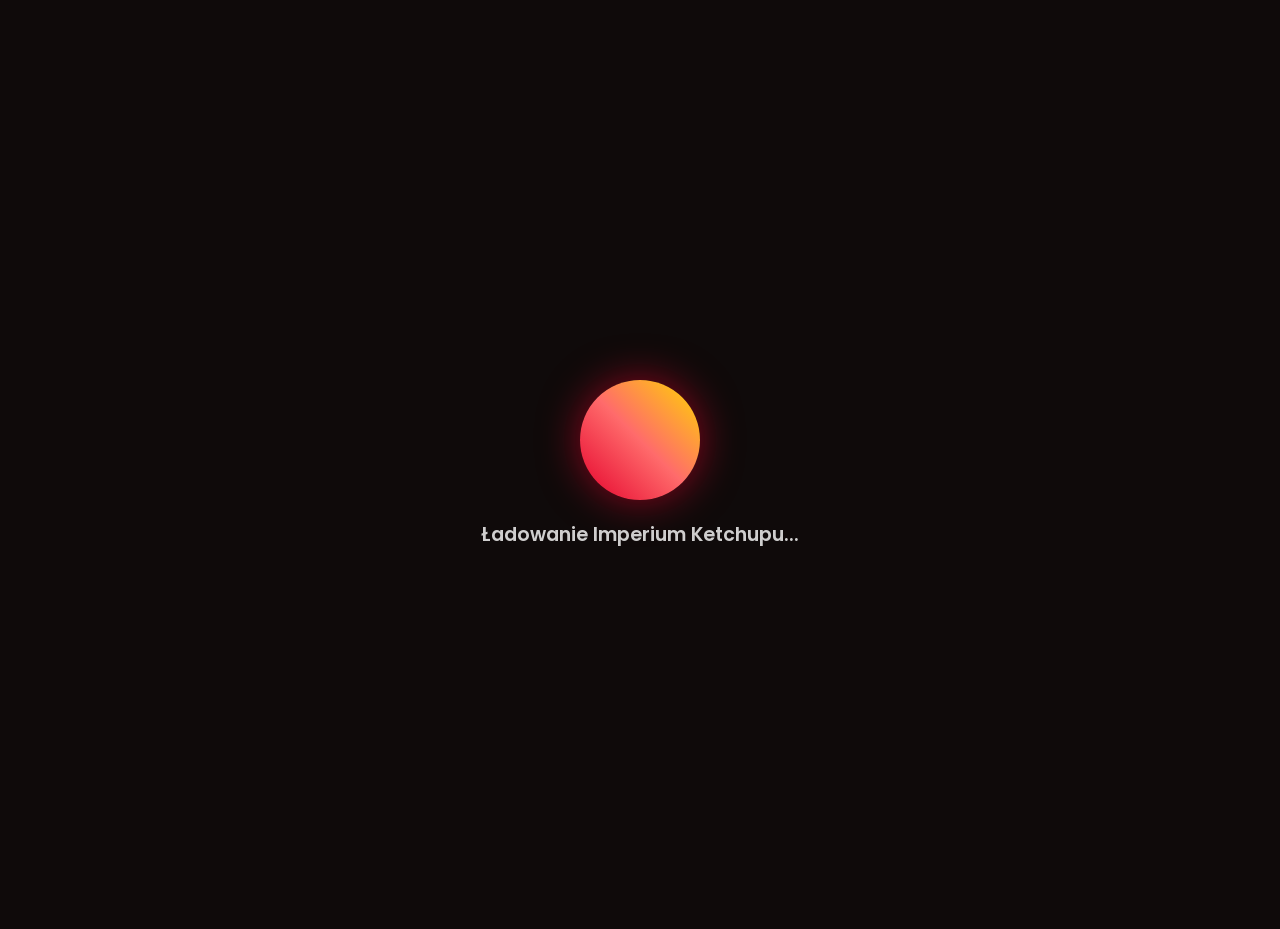
<file: index.html>
<!DOCTYPE html>
<html lang="pl">
<head>
    <meta charset="UTF-8">
    <meta name="viewport" content="width=device-width, initial-scale=1.0, user-scalable=no">
    <meta name="mobile-web-app-capable" content="yes">
    <meta name="apple-mobile-web-app-capable" content="yes">
    <meta name="apple-mobile-web-app-status-bar-style" content="black-translucent">
    <title>🔥 Imperium Ketchupu Heinz - Ultimate Edition</title>
    <link rel="stylesheet" href="styles/style.css">
    <link rel="icon" href="skins/classic.png" type="image/png">
    
    <!-- Performance and mobile optimizations -->
    <link rel="preload" href="styles/style.css" as="style">
    <link rel="preload" href="skins/classic.png" as="image">
    
    <!-- Prevent zoom and scrolling issues -->
    <style>
        body { 
            overscroll-behavior: none; 
            touch-action: pan-x pan-y pinch-zoom;
        }
        * { 
            touch-action: manipulation;
        }
    </style>
</head>
<body>
    <div class="loading-screen" id="loadingScreen">
        <div class="loading-bottle"></div>
        <div class="loading-text">Ładowanie Imperium Ketchupu...</div>
    </div>

    <!-- Performance Monitor -->
    <div class="performance-monitor" id="performanceMonitor" style="display: none;">
        <div class="fps-counter">FPS: <span id="fpsValue">60</span></div>
        <div class="performance-profile">Profile: <span id="profileValue">Auto</span></div>
    </div>

    <header class="header">
        <h1 class="title" id="gameTitle" data-i18n="gameTitle">🔥 Imperium Ketchupu Heinz</h1>
        <div class="header-controls">
            <button class="language-toggle" id="languageToggle" type="button">🌍 PL</button>
            <button class="performance-toggle" id="performanceToggle" type="button">⚡</button>
            <button class="settings-toggle" id="settingsToggle" type="button">⚙️</button>
        </div>
    </header>

    <!-- Enhanced Stats Panel -->
    <main class="game-container" id="gameContainer">
        <section class="stats-panel enhanced-stats" aria-live="polite">
            <div class="glass-panel stat-item main-stat">
                <span class="stat-value" id="totalDrops">0</span>
                <div class="stat-label" id="dropsLabel" data-i18n="dropsLabel">🍅 Krople Ketchupu</div>
                <div class="stat-progress">
                    <div class="progress-bar" id="dropsProgress"></div>
                </div>
            </div>
            
            <div class="stats-grid">
                <div class="glass-panel stat-item">
                    <span class="stat-value" id="dropsPerSecond">0</span>
                    <div class="stat-label" id="dpsLabel" data-i18n="dpsLabel">⚡ Kropli/sek</div>
                </div>
                <div class="glass-panel stat-item">
                    <span class="stat-value" id="totalClicks">0</span>
                    <div class="stat-label" id="clicksLabel" data-i18n="clicksLabel">👆 Kliknięcia</div>
                </div>
                <div class="glass-panel stat-item">
                    <span class="stat-value" id="clickPower">1</span>
                    <div class="stat-label">💪 Siła Kliknięcia</div>
                </div>
                <div class="glass-panel stat-item">
                    <span class="stat-value" id="rebirthCount">0</span>
                    <div class="stat-label" id="rebirthLabel" data-i18n="rebirthLabel">✨ Odrodzenia</div>
                </div>
                <div class="glass-panel stat-item">
                    <span class="stat-value" id="soulPoints">0</span>
                    <div class="stat-label" id="soulLabel" data-i18n="soulLabel">🔮 Punkty Duszy</div>
                </div>
                <div class="glass-panel stat-item">
                    <span class="stat-value" id="prestigeLevel">0</span>
                    <div class="stat-label">🏆 Poziom Prestiżu</div>
                </div>
            </div>

            <!-- Quick Actions Panel -->
            <div class="quick-actions-panel glass-panel">
                <h3>🎯 Szybkie Akcje</h3>
                <div class="quick-actions">
                    <button class="quick-action-btn" id="autoClickToggle" type="button">
                        🤖 Auto Klik: OFF
                    </button>
                    <button class="quick-action-btn" id="boostToggle" type="button">
                        🚀 Boost: OFF
                    </button>
                    <button class="quick-action-btn" id="multiplyClickToggle" type="button">
                        ✨ x3 Klik: OFF
                    </button>
                </div>
            </div>
        </section>

        <!-- Enhanced Clicker Area -->
        <section class="clicker-area enhanced-clicker glass-panel" aria-label="Obszar gry">
            <div class="bottle-container">
                <div class="bottle-ambient-effects">
                    <div class="ambient-glow"></div>
                    <div class="ambient-particles"></div>
                </div>
                <img class="bottle enhanced-bottle" id="bottle" src="skins/classic.png" alt="Butelka ketchup Heinz">
                <div class="bottle-click-indicator" id="clickIndicator"></div>
                <div class="bottle-combo-display" id="comboDisplay" style="display: none;"></div>
            </div>
            
            <!-- Enhanced Skin Selector -->
            <div class="skin-selector enhanced-skins" id="skinSelector">
                <div class="skins-header">
                    <h3>🎨 Skóry</h3>
                    <div class="skins-cost">Koszt: <span id="currentSkinCost">0</span></div>
                </div>
                <div class="skins-grid" id="skinsGrid"></div>
            </div>
            
            <!-- Enhanced Rebirth Panel -->
            <div class="rebirth-panel enhanced-rebirth">
                <button class="rebirth-button enhanced" id="rebirthButton" type="button" disabled>
                    <span id="rebirthText" data-i18n="rebirthText">✨ Odrodzenie (wymagane 1e12 kropli)</span>
                    <div class="rebirth-preview" id="rebirthPreview"></div>
                </button>
                <div id="rebirthInfo" class="rebirth-info"></div>
                <div class="prestige-info" id="prestigeInfo" style="display: none;"></div>
            </div>
        </section>

        <!-- Enhanced Upgrades Panel -->
        <section class="upgrades-panel enhanced-upgrades" id="sidePanel">
            <div class="glass-panel panel-heading">
                <h2 class="panel-title" id="upgradesTitle" data-i18n="upgradesTitle">🚀 Ulepszenia</h2>
                <div class="enhanced-tabs">
                    <div class="tab-buttons">
                        <button class="tab-button active enhanced" id="regularUpgradesTab" type="button">
                            📦 Zwykłe
                            <span class="tab-count" id="regularCount">0</span>
                        </button>
                        <button class="tab-button enhanced" id="soulUpgradesTab" type="button">
                            🔮 Dusze
                            <span class="tab-count" id="soulCount">0</span>
                        </button>
                        <button class="tab-button enhanced" id="achievementsTab" type="button">
                            🏆 Osiągnięcia
                            <span class="tab-count" id="achievementCount">0</span>
                        </button>
                        <button class="tab-button enhanced" id="statsTab" type="button">
                            📊 Statystyki
                        </button>
                    </div>
                    <div class="upgrade-filters">
                        <button class="filter-btn active" data-filter="all">Wszystkie</button>
                        <button class="filter-btn" data-filter="affordable">Na sprzedaż</button>
                        <button class="filter-btn" data-filter="maxed">Zakupione</button>
                    </div>
                </div>
            </div>

            <!-- Enhanced Containers -->
            <div id="upgradesContainer" class="enhanced-container" aria-live="polite"></div>
            <div id="soulUpgradesContainer" class="enhanced-container" aria-live="polite" style="display: none;"></div>
            <div id="achievementsContainer" class="enhanced-container" aria-live="polite" style="display: none;"></div>
            <div id="statsContainer" class="enhanced-container stats-detailed" aria-live="polite" style="display: none;">
                <div class="stats-section">
                    <h3>📈 Szczegółowe Statystyki</h3>
                    <div class="detailed-stats" id="detailedStats"></div>
                </div>
                <div class="achievements-progress">
                    <h3>🎯 Postęp Osiągnięć</h3>
                    <div class="progress-overview" id="progressOverview"></div>
                </div>
            </div>
        </section>
    </main>

    <!-- Achievement Popup -->
    <div class="achievement-popup enhanced-achievement" id="achievementPopup" role="status">
        <div class="achievement-content">
            <div class="achievement-icon" id="achievementIcon">🏆</div>
            <div class="achievement-text">
                <div class="achievement-title" id="achievementTitle" data-i18n="achievementUnlocked">Osiągnięcie Odblokowane!</div>
                <div class="achievement-desc" id="achievementDesc">Opis</div>
                <div class="achievement-reward" id="achievementReward"></div>
            </div>
        </div>
    </div>

    <!-- Enhanced Modals -->
    <div class="modal enhanced-modal" id="rebirthModal" role="dialog" aria-modal="true" aria-labelledby="rebirthModalTitle">
        <div class="modal-content enhanced">
            <div class="modal-header">
                <h2 id="rebirthModalTitle" data-i18n="rebirthModalTitle">✨ Potwierdzenie Odrodzenia</h2>
                <button class="modal-close" id="closeRebirthModal" type="button">×</button>
            </div>
            <div class="modal-body">
                <p id="rebirthModalDesc" data-i18n="rebirthModalDesc">To zresetuje cały postęp, ale da stałe bonusy!</p>
                <div id="rebirthBonusInfo" class="rebirth-bonus-info"></div>
                <div id="prestigeBonusInfo" class="prestige-bonus-info" style="display: none;"></div>
            </div>
            <div class="modal-actions">
                <button class="rebirth-button" id="confirmRebirth" type="button" data-i18n="confirmRebirth">Potwierdź Odrodzenie</button>
                <button class="rebirth-button secondary" id="cancelRebirth" type="button" data-i18n="cancel">Anuluj</button>
            </div>
        </div>
    </div>

    <div class="modal enhanced-modal" id="settingsModal" role="dialog" aria-modal="true" aria-labelledby="settingsModalTitle">
        <div class="modal-content enhanced">
            <div class="modal-header">
                <h2 id="settingsModalTitle">⚙️ Ustawienia</h2>
                <button class="modal-close" id="closeSettingsModal" type="button">×</button>
            </div>
            <div class="modal-body">
                <div class="settings-section">
                    <h3>🎮 Gra</h3>
                    <div class="setting-item">
                        <label>Auto-zapisywanie co</label>
                        <select id="autoSaveInterval">
                            <option value="1000">1 sekunda</option>
                            <option value="5000" selected>5 sekund</option>
                            <option value="10000">10 sekund</option>
                            <option value="30000">30 sekund</option>
                        </select>
                    </div>
                    <div class="setting-item">
                        <label>Efekty dźwiękowe</label>
                        <button class="toggle-btn" id="soundToggle">Włączone</button>
                    </div>
                </div>
                <div class="settings-section">
                    <h3>⚡ Wydajność</h3>
                    <div class="setting-item">
                        <label>Tryb wydajności</label>
                        <select id="performanceMode">
                            <option value="auto" selected>Auto</option>
                            <option value="ultra">Ultra (120fps)</option>
                            <option value="balanced">Zbalansowany</option>
                            <option value="battery">Oszczędność baterii</option>
                        </select>
                    </div>
                    <div class="setting-item">
                        <label>Pokaż FPS</label>
                        <button class="toggle-btn" id="fpsToggle">Wyłączone</button>
                    </div>
                </div>
            </div>
        </div>
    </div>

    <div class="modal enhanced-modal" id="playerNameModal" role="dialog" aria-modal="true" aria-labelledby="playerNameModalTitle">
        <div class="modal-content enhanced">
            <div class="modal-header">
                <h2 id="playerNameModalTitle" data-i18n="nicknameModalTitle">🎮 Wprowadź swój Nick</h2>
            </div>
            <div class="modal-body">
                <p id="playerNameModalDesc" data-i18n="nicknameModalDesc">Ta nazwa będzie używana w rankingu. Możesz ją ustawić tylko raz!</p>
                <input type="text" class="player-name-input enhanced" id="initialPlayerNameInput" placeholder="Twój nick..." maxlength="20">
            </div>
            <div class="modal-actions">
                <button class="submit-score-btn enhanced" id="savePlayerNameBtn" type="button" data-i18n="saveNickname">Zapisz Nick</button>
            </div>
        </div>
    </div>

    <!-- Sound Effects -->
    <audio id="clickSound" preload="auto">
        <source src="sounds/squish.mp3" type="audio/mpeg">
    </audio>
    <audio id="upgradeSound" preload="auto">
        <source src="sounds/upgrade.mp3" type="audio/mpeg">
    </audio>
    <audio id="achievementSound" preload="auto">
        <source src="sounds/victory.mp3" type="audio/mpeg">
    </audio>
    <audio id="rebirthSound" preload="auto">
        <source src="sounds/rebirth.mp3" type="audio/mpeg">
    </audio>

    <!-- Scripts -->
    <script type="module" src="src/main.js"></script>
</body>
</html>
</file>
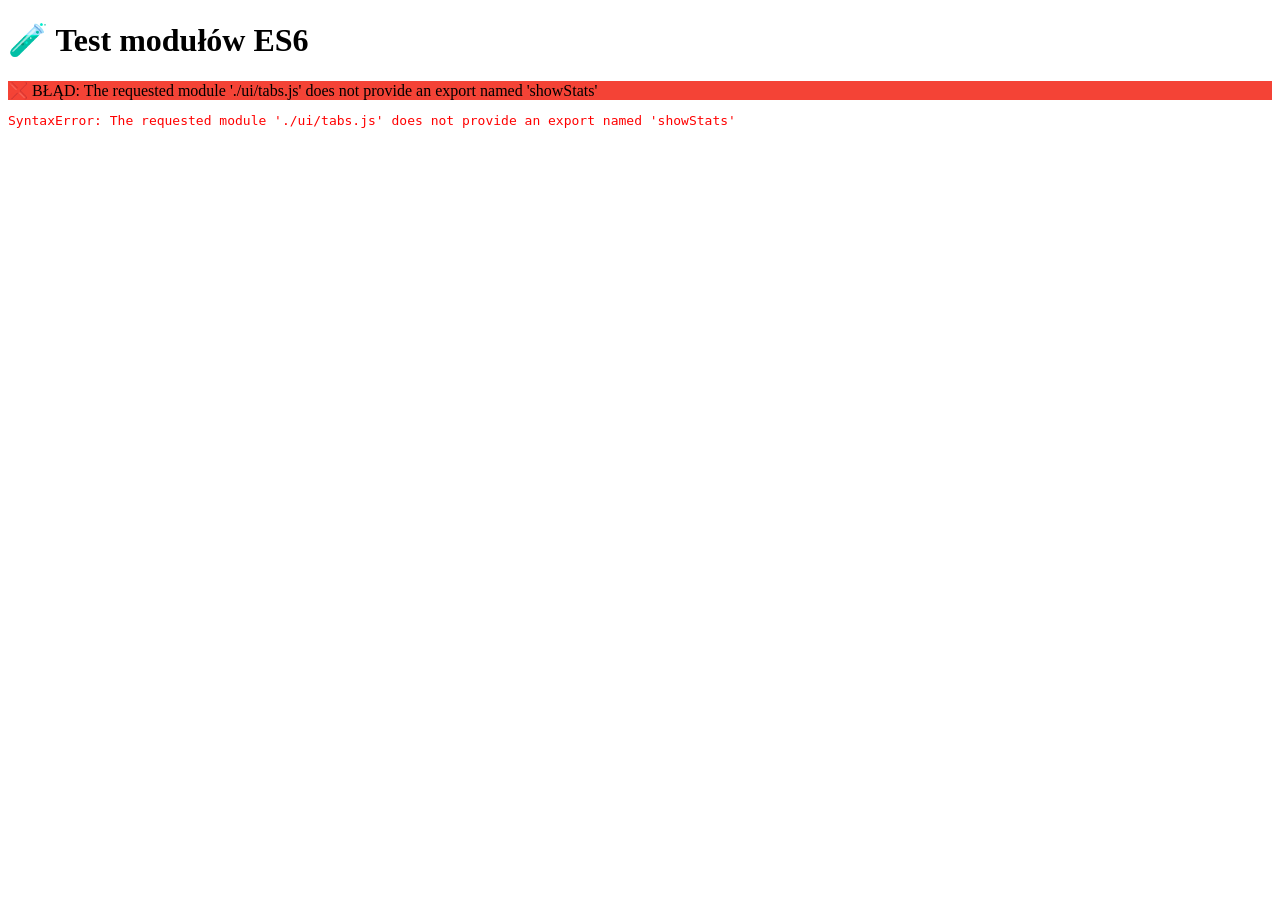
<file: simple-test.html>
<!DOCTYPE html>
<html lang="pl">
<head>
    <meta charset="UTF-8">
    <meta name="viewport" content="width=device-width, initial-scale=1.0">
    <title>🧪 Test modułów ES6</title>
</head>
<body>
    <h1>🧪 Test modułów ES6</h1>
    <div id="status">🔄 Testowanie...</div>
    <div id="results"></div>

    <script type="module">
        const status = document.getElementById('status');
        const results = document.getElementById('results');
        
        async function testModules() {
            try {
                status.textContent = '🔄 Testowanie importów...';
                results.innerHTML = '';
                
                // Test 1: Import elements
                console.log('🧪 Test 1: Import elements.js');
                const elements = await import('./src/ui/elements.js');
                console.log('✅ elements.js załadowany:', elements);
                
                // Test 2: Check if getElements function exists
                if (elements.getElements && typeof elements.getElements === 'function') {
                    console.log('✅ getElements function: ISTNIEJE');
                    results.innerHTML += '✅ getElements function: ISTNIEJE<br>';
                } else {
                    console.log('❌ getElements function: BRAK');
                    results.innerHTML += '❌ getElements function: BRAK<br>';
                }
                
                // Test 3: Import main.js
                console.log('🧪 Test 2: Import main.js');
                const main = await import('./src/main.js');
                console.log('✅ main.js załadowany:', main);
                results.innerHTML += '✅ main.js: ZAŁADOWANY<br>';
                
                status.textContent = '✅ WSZYSTKIE TESTY PRZESZŁY!';
                status.style.backgroundColor = '#4CAF50';
                
            } catch (error) {
                console.error('❌ Błąd:', error);
                status.textContent = '❌ BŁĄD: ' + error.message;
                status.style.backgroundColor = '#f44336';
                results.innerHTML = '<pre style="color: red;">' + error.stack + '</pre>';
            }
        }
        
        testModules();
    </script>
</body>
</html>
</file>
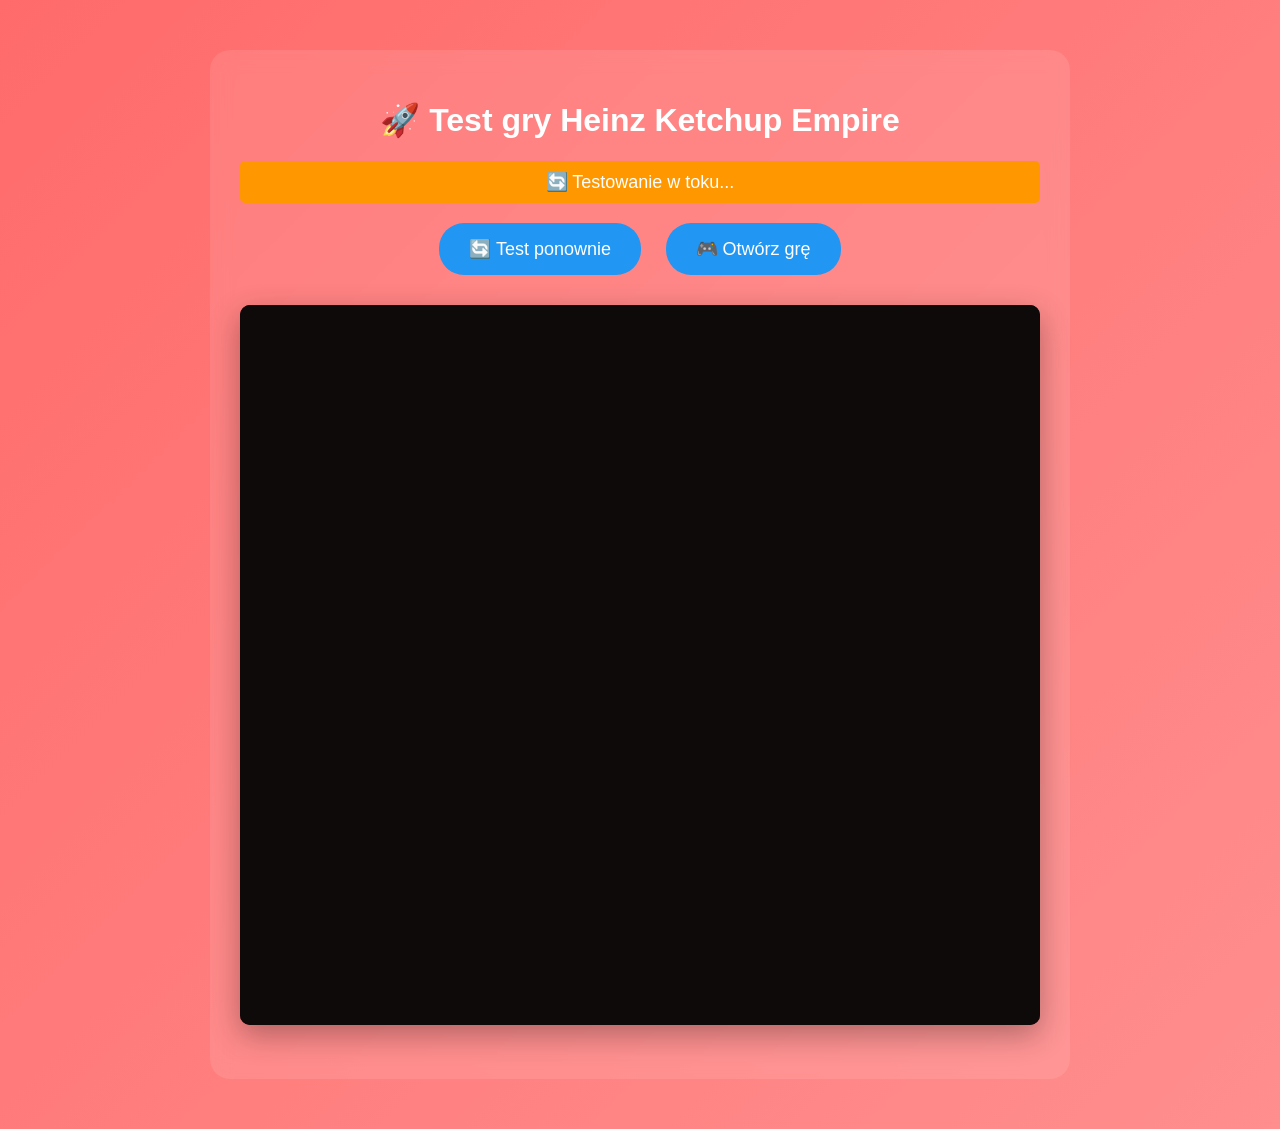
<file: test-run.html>
<!DOCTYPE html>
<html lang="pl">
<head>
    <meta charset="UTF-8">
    <meta name="viewport" content="width=device-width, initial-scale=1.0">
    <title>🚀 Test gry Heinz Ketchup Empire</title>
    <style>
        body {
            font-family: Arial, sans-serif;
            background: linear-gradient(135deg, #ff6b6b, #ff8e8e);
            color: white;
            text-align: center;
            padding: 50px;
            margin: 0;
        }
        .container {
            max-width: 800px;
            margin: 0 auto;
            background: rgba(255,255,255,0.1);
            padding: 30px;
            border-radius: 20px;
            backdrop-filter: blur(10px);
        }
        .game-frame {
            width: 100%;
            height: 80vh;
            border: none;
            border-radius: 10px;
            margin: 20px 0;
            box-shadow: 0 10px 30px rgba(0,0,0,0.3);
        }
        .status {
            font-size: 18px;
            margin: 10px 0;
            padding: 10px;
            border-radius: 5px;
        }
        .success { background: #4CAF50; }
        .error { background: #f44336; }
        .loading { background: #ff9800; }
        .btn {
            background: #2196F3;
            color: white;
            border: none;
            padding: 15px 30px;
            font-size: 18px;
            border-radius: 25px;
            cursor: pointer;
            margin: 10px;
            transition: all 0.3s ease;
        }
        .btn:hover {
            background: #1976D2;
            transform: translateY(-2px);
        }
    </style>
</head>
<body>
    <div class="container">
        <h1>🚀 Test gry Heinz Ketchup Empire</h1>
        <div id="status" class="status loading">🔄 Testowanie gry...</div>
        
        <button class="btn" onclick="testGame()">🔄 Test ponownie</button>
        <button class="btn" onclick="window.open('index.html', '_blank')">🎮 Otwórz grę</button>
        
        <iframe id="gameFrame" class="game-frame" src="index.html"></iframe>
        
        <div id="results"></div>
    </div>

    <script>
        let testResults = {
            scriptLoaded: false,
            domReady: false,
            errors: []
        };

        function testGame() {
            document.getElementById('status').className = 'status loading';
            document.getElementById('status').textContent = '🔄 Testowanie gry...';
            document.getElementById('results').innerHTML = '';
            
            // Reset test results
            testResults = {
                scriptLoaded: false,
                domReady: false,
                errors: []
            };

            // Test 1: Check if main script exists
            testScriptExists();
            
            // Test 2: Check iframe content
            setTimeout(testIframe, 2000);
        }

        function testScriptExists() {
            try {
                // Create a test to see if the module loads
                const script = document.createElement('script');
                script.type = 'module';
                script.src = 'src/main.js';
                script.onload = () => {
                    testResults.scriptLoaded = true;
                    updateStatus();
                };
                script.onerror = (e) => {
                    testResults.errors.push('Błąd ładowania modułu: ' + e.message);
                    updateStatus();
                };
                document.head.appendChild(script);
            } catch (e) {
                testResults.errors.push('Błąd testu script: ' + e.message);
                updateStatus();
            }
        }

        function testIframe() {
            try {
                const iframe = document.getElementById('gameFrame');
                const iframeDoc = iframe.contentDocument || iframe.contentWindow.document;
                
                if (iframeDoc.readyState === 'complete') {
                    testResults.domReady = true;
                } else {
                    testResults.errors.push('DOM iframe nie jest gotowy');
                }
                
                // Check for console errors
                iframe.contentWindow.addEventListener('error', function(e) {
                    testResults.errors.push('Błąd w grze: ' + e.message);
                    updateStatus();
                });
                
                updateStatus();
            } catch (e) {
                testResults.errors.push('Błąd iframe: ' + e.message);
                updateStatus();
            }
        }

        function updateStatus() {
            const status = document.getElementById('status');
            
            if (testResults.errors.length > 0) {
                status.className = 'status error';
                status.textContent = '❌ Znaleziono błędy!';
                showResults();
            } else if (testResults.scriptLoaded && testResults.domReady) {
                status.className = 'status success';
                status.textContent = '✅ Gra działa poprawnie!';
                showResults();
            } else {
                status.className = 'status loading';
                status.textContent = '🔄 Testowanie w toku...';
            }
        }

        function showResults() {
            const results = document.getElementById('results');
            let html = '<h3>📊 Wyniki testu:</h3>';
            
            html += '<div>';
            html += '✅ Skrypt załadowany: ' + (testResults.scriptLoaded ? 'TAK' : 'NIE') + '<br>';
            html += '✅ DOM gotowy: ' + (testResults.domReady ? 'TAK' : 'NIE') + '<br>';
            
            if (testResults.errors.length > 0) {
                html += '<br>❌ Błędy:<ul>';
                testResults.errors.forEach(error => {
                    html += '<li>' + error + '</li>';
                });
                html += '</ul>';
            }
            
            html += '</div>';
            
            results.innerHTML = html;
        }

        // Start test when page loads
        window.addEventListener('load', () => {
            setTimeout(testGame, 1000);
        });
    </script>
</body>
</html>
</file>
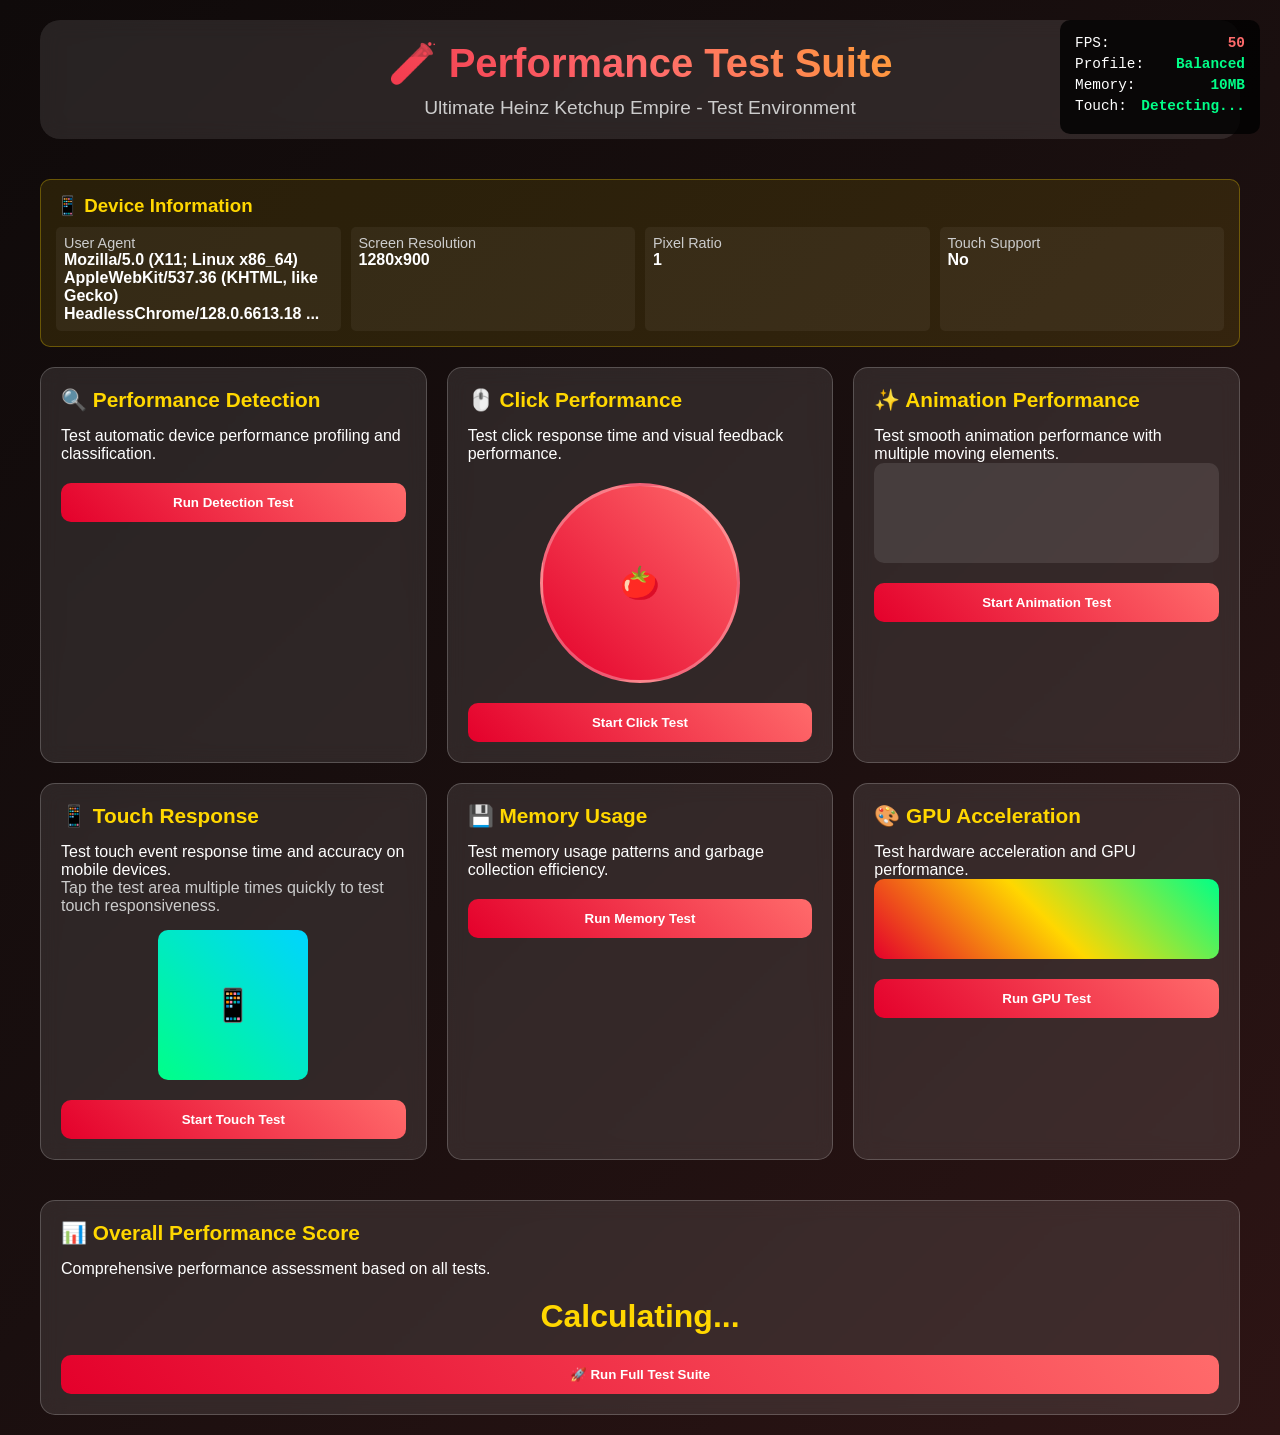
<file: test.html>
<!DOCTYPE html>
<html lang="pl">
<head>
    <meta charset="UTF-8">
    <meta name="viewport" content="width=device-width, initial-scale=1.0">
    <title>🧪 Ultimate Heinz Ketchup Empire - Performance Test</title>
    <style>
        * {
            margin: 0;
            padding: 0;
            box-sizing: border-box;
        }
        
        body {
            font-family: 'Arial', sans-serif;
            background: linear-gradient(135deg, #0f0a0a 0%, #1a0f0f 50%, #2d1414 100%);
            color: white;
            min-height: 100vh;
            padding: 20px;
        }
        
        .container {
            max-width: 1200px;
            margin: 0 auto;
        }
        
        .header {
            text-align: center;
            margin-bottom: 40px;
            padding: 20px;
            background: rgba(255, 255, 255, 0.1);
            border-radius: 20px;
            backdrop-filter: blur(10px);
        }
        
        .title {
            font-size: 2.5rem;
            font-weight: bold;
            background: linear-gradient(45deg, #E4002B, #FF6B6B, #FFD700);
            -webkit-background-clip: text;
            background-clip: text;
            -webkit-text-fill-color: transparent;
            margin-bottom: 10px;
        }
        
        .subtitle {
            color: #cccccc;
            font-size: 1.2rem;
        }
        
        .test-grid {
            display: grid;
            grid-template-columns: repeat(auto-fit, minmax(300px, 1fr));
            gap: 20px;
            margin-bottom: 40px;
        }
        
        .test-card {
            background: rgba(255, 255, 255, 0.1);
            border-radius: 15px;
            padding: 20px;
            backdrop-filter: blur(10px);
            border: 1px solid rgba(255, 255, 255, 0.2);
        }
        
        .test-title {
            font-size: 1.3rem;
            font-weight: bold;
            color: #FFD700;
            margin-bottom: 15px;
            display: flex;
            align-items: center;
            gap: 10px;
        }
        
        .test-content {
            margin-bottom: 20px;
        }
        
        .test-button {
            background: linear-gradient(45deg, #E4002B, #FF6B6B);
            border: none;
            border-radius: 10px;
            padding: 12px 20px;
            color: white;
            font-weight: bold;
            cursor: pointer;
            transition: all 0.3s ease;
            width: 100%;
        }
        
        .test-button:hover {
            transform: translateY(-2px);
            box-shadow: 0 5px 15px rgba(228, 0, 43, 0.4);
        }
        
        .test-button:disabled {
            opacity: 0.5;
            cursor: not-allowed;
            transform: none;
        }
        
        .result {
            margin-top: 10px;
            padding: 10px;
            border-radius: 8px;
            background: rgba(0, 255, 0, 0.1);
            border: 1px solid rgba(0, 255, 0, 0.3);
            color: #00ff88;
            font-family: monospace;
        }
        
        .error {
            background: rgba(255, 0, 0, 0.1);
            border: 1px solid rgba(255, 0, 0, 0.3);
            color: #ff6b6b;
        }
        
        .performance-monitor {
            position: fixed;
            top: 20px;
            right: 20px;
            background: rgba(0, 0, 0, 0.8);
            border-radius: 10px;
            padding: 15px;
            font-family: 'Courier New', monospace;
            font-size: 0.9rem;
            z-index: 1000;
            min-width: 200px;
        }
        
        .perf-row {
            display: flex;
            justify-content: space-between;
            margin-bottom: 5px;
        }
        
        .perf-value {
            color: #00ff88;
            font-weight: bold;
        }
        
        .perf-bad {
            color: #ff6b6b;
        }
        
        .perf-good {
            color: #00ff88;
        }
        
        .click-test-area {
            width: 200px;
            height: 200px;
            border-radius: 50%;
            background: linear-gradient(45deg, #E4002B, #FF6B6B);
            margin: 20px auto;
            cursor: pointer;
            display: flex;
            align-items: center;
            justify-content: center;
            font-size: 2rem;
            transition: all 0.1s ease;
            user-select: none;
            border: 3px solid rgba(255, 255, 255, 0.3);
        }
        
        .click-test-area:hover {
            transform: scale(1.05);
        }
        
        .click-test-area:active {
            transform: scale(0.95);
        }
        
        .device-info {
            background: rgba(255, 215, 0, 0.1);
            border: 1px solid rgba(255, 215, 0, 0.3);
            border-radius: 10px;
            padding: 15px;
            margin-bottom: 20px;
        }
        
        .device-info h3 {
            color: #FFD700;
            margin-bottom: 10px;
        }
        
        .info-grid {
            display: grid;
            grid-template-columns: repeat(auto-fit, minmax(200px, 1fr));
            gap: 10px;
        }
        
        .info-item {
            background: rgba(255, 255, 255, 0.05);
            padding: 8px;
            border-radius: 5px;
        }
        
        .info-label {
            color: #cccccc;
            font-size: 0.9rem;
        }
        
        .info-value {
            color: white;
            font-weight: bold;
        }
    </style>
</head>
<body>
    <div class="performance-monitor" id="perfMonitor">
        <div class="perf-row">
            <span>FPS:</span>
            <span class="perf-value" id="fpsValue">60</span>
        </div>
        <div class="perf-row">
            <span>Profile:</span>
            <span class="perf-value" id="profileValue">Detecting...</span>
        </div>
        <div class="perf-row">
            <span>Memory:</span>
            <span class="perf-value" id="memoryValue">N/A</span>
        </div>
        <div class="perf-row">
            <span>Touch:</span>
            <span class="perf-value" id="touchValue">Detecting...</span>
        </div>
    </div>

    <div class="container">
        <div class="header">
            <h1 class="title">🧪 Performance Test Suite</h1>
            <p class="subtitle">Ultimate Heinz Ketchup Empire - Test Environment</p>
        </div>

        <!-- Device Information -->
        <div class="device-info">
            <h3>📱 Device Information</h3>
            <div class="info-grid" id="deviceInfo">
                <div class="info-item">
                    <div class="info-label">User Agent</div>
                    <div class="info-value" id="userAgent">Detecting...</div>
                </div>
                <div class="info-item">
                    <div class="info-label">Screen Resolution</div>
                    <div class="info-value" id="screenResolution">Detecting...</div>
                </div>
                <div class="info-item">
                    <div class="info-label">Pixel Ratio</div>
                    <div class="info-value" id="pixelRatio">Detecting...</div>
                </div>
                <div class="info-item">
                    <div class="info-label">Touch Support</div>
                    <div class="info-value" id="touchSupport">Detecting...</div>
                </div>
            </div>
        </div>

        <div class="test-grid">
            <!-- Performance Detection Test -->
            <div class="test-card">
                <div class="test-title">
                    🔍 Performance Detection
                </div>
                <div class="test-content">
                    <p>Test automatic device performance profiling and classification.</p>
                </div>
                <button class="test-button" onclick="testPerformanceDetection()">
                    Run Detection Test
                </button>
                <div id="perfResult" class="result" style="display: none;"></div>
            </div>

            <!-- Click Performance Test -->
            <div class="test-card">
                <div class="test-title">
                    🖱️ Click Performance
                </div>
                <div class="test-content">
                    <p>Test click response time and visual feedback performance.</p>
                    <div class="click-test-area" id="clickTestArea">
                        🍅
                    </div>
                </div>
                <button class="test-button" onclick="testClickPerformance()">
                    Start Click Test
                </button>
                <div id="clickResult" class="result" style="display: none;"></div>
            </div>

            <!-- Animation Performance Test -->
            <div class="test-card">
                <div class="test-title">
                    ✨ Animation Performance
                </div>
                <div class="test-content">
                    <p>Test smooth animation performance with multiple moving elements.</p>
                    <div id="animationTest" style="height: 100px; background: rgba(255,255,255,0.1); border-radius: 10px; position: relative; overflow: hidden;">
                        <!-- Animation elements will be inserted here -->
                    </div>
                </div>
                <button class="test-button" onclick="testAnimationPerformance()">
                    Start Animation Test
                </button>
                <div id="animResult" class="result" style="display: none;"></div>
            </div>

            <!-- Touch Response Test -->
            <div class="test-card">
                <div class="test-title">
                    📱 Touch Response
                </div>
                <div class="test-content">
                    <p>Test touch event response time and accuracy on mobile devices.</p>
                    <p style="margin-bottom: 15px; color: #cccccc;">
                        Tap the test area multiple times quickly to test touch responsiveness.
                    </p>
                    <div id="touchTestArea" style="width: 150px; height: 150px; background: linear-gradient(45deg, #00ff88, #00d4ff); border-radius: 10px; margin: 0 auto; display: flex; align-items: center; justify-content: center; font-size: 2rem; user-select: none; cursor: pointer;">
                        📱
                    </div>
                </div>
                <button class="test-button" onclick="testTouchResponse()">
                    Start Touch Test
                </button>
                <div id="touchTestResult" class="result" style="display: none;"></div>
            </div>

            <!-- Memory Usage Test -->
            <div class="test-card">
                <div class="test-title">
                    💾 Memory Usage
                </div>
                <div class="test-content">
                    <p>Test memory usage patterns and garbage collection efficiency.</p>
                </div>
                <button class="test-button" onclick="testMemoryUsage()">
                    Run Memory Test
                </button>
                <div id="memoryTestResult" class="result" style="display: none;"></div>
            </div>

            <!-- GPU Acceleration Test -->
            <div class="test-card">
                <div class="test-title">
                    🎨 GPU Acceleration
                </div>
                <div class="test-content">
                    <p>Test hardware acceleration and GPU performance.</p>
                    <div id="gpuTestArea" style="width: 100%; height: 80px; background: linear-gradient(45deg, #E4002B, #FFD700, #00ff88); border-radius: 10px; position: relative; overflow: hidden;">
                        <!-- GPU test elements -->
                    </div>
                </div>
                <button class="test-button" onclick="testGPUAcceleration()">
                    Run GPU Test
                </button>
                <div id="gpuTestResult" class="result" style="display: none;"></div>
            </div>
        </div>

        <!-- Overall Test Results -->
        <div class="test-card" style="margin-top: 40px;">
            <div class="test-title">
                📊 Overall Performance Score
            </div>
            <div class="test-content">
                <p>Comprehensive performance assessment based on all tests.</p>
                <div id="overallScore" style="font-size: 2rem; font-weight: bold; color: #FFD700; text-align: center; margin: 20px 0;">
                    Calculating...
                </div>
                <div id="scoreBreakdown" style="color: #cccccc; font-family: monospace;">
                    <!-- Score breakdown will be displayed here -->
                </div>
            </div>
            <button class="test-button" onclick="runFullTestSuite()">
                🚀 Run Full Test Suite
            </button>
        </div>
    </div>

    <script>
        // Performance monitoring
        class PerformanceMonitor {
            constructor() {
                this.fps = 60;
                this.frameCount = 0;
                this.lastTime = performance.now();
                this.isRunning = false;
            }
            
            start() {
                if (this.isRunning) return;
                this.isRunning = true;
                this.updateLoop();
            }
            
            stop() {
                this.isRunning = false;
            }
            
            updateLoop() {
                if (!this.isRunning) return;
                
                const now = performance.now();
                this.frameCount++;
                
                if (now - this.lastTime >= 1000) {
                    this.fps = Math.round((this.frameCount * 1000) / (now - this.lastTime));
                    this.updateDisplay();
                    this.frameCount = 0;
                    this.lastTime = now;
                }
                
                requestAnimationFrame(() => this.updateLoop());
            }
            
            updateDisplay() {
                const fpsElement = document.getElementById('fpsValue');
                const memoryElement = document.getElementById('memoryValue');
                
                if (fpsElement) {
                    fpsElement.textContent = this.fps;
                    fpsElement.className = 'perf-value ' + (this.fps >= 60 ? 'perf-good' : 'perf-bad');
                }
                
                if (memoryElement && performance.memory) {
                    const used = Math.round(performance.memory.usedJSHeapSize / 1048576);
                    memoryElement.textContent = used + 'MB';
                }
            }
        }

        // Enhanced device detection
        function detectPerformanceProfile() {
            const width = window.innerWidth;
            const height = window.innerHeight;
            const ua = navigator.userAgent.toLowerCase();
            const isTouch = 'ontouchstart' in window || navigator.maxTouchPoints > 0;
            
            let score = 0;
            
            // Screen resolution
            const pixelCount = width * height * (window.devicePixelRatio || 1);
            if (pixelCount > 8000000) score += 30;
            else if (pixelCount > 2000000) score += 20;
            else score += 10;
            
            // Processor detection
            if (ua.includes('helio')) score += 25;
            else if (ua.includes('snapdragon')) score += 35;
            else if (ua.includes('exynos')) score += 30;
            else if (ua.includes('kirin')) score += 30;
            else if (ua.includes('a1') || ua.includes('apple')) score += 40;
            
            if (isTouch) score += 10;
            
            if (score >= 80) return 'Ultra';
            if (score >= 65) return 'High';
            if (score >= 45) return 'Balanced';
            return 'Battery';
        }

        // Initialize monitoring
        const monitor = new PerformanceMonitor();
        monitor.start();

        // Update device info
        function updateDeviceInfo() {
            document.getElementById('userAgent').textContent = navigator.userAgent.substring(0, 100) + '...';
            document.getElementById('screenResolution').textContent = `${screen.width}x${screen.height}`;
            document.getElementById('pixelRatio').textContent = window.devicePixelRatio || '1';
            document.getElementById('touchSupport').textContent = ('ontouchstart' in window) ? 'Yes' : 'No';
            
            const profile = detectPerformanceProfile();
            document.getElementById('profileValue').textContent = profile;
            document.getElementById('profileValue').className = 'perf-value ' + (profile === 'Ultra' ? 'perf-good' : '');
        }

        // Test functions
        function testPerformanceDetection() {
            const profile = detectPerformanceProfile();
            const deviceInfo = {
                width: window.innerWidth,
                height: window.innerHeight,
                pixelRatio: window.devicePixelRatio,
                userAgent: navigator.userAgent,
                touch: 'ontouchstart' in window
            };
            
            const result = document.getElementById('perfResult');
            result.innerHTML = `
                ✅ Performance Profile: <strong>${profile}</strong><br>
                📱 Screen: ${deviceInfo.width}x${deviceInfo.height}<br>
                🎯 Pixel Ratio: ${deviceInfo.pixelRatio}<br>
                📞 Touch: ${deviceInfo.touch ? 'Supported' : 'Not Supported'}
            `;
            result.style.display = 'block';
        }

        let clickTestRunning = false;
        let clickTimes = [];
        
        function testClickPerformance() {
            if (clickTestRunning) return;
            
            clickTestRunning = true;
            clickTimes = [];
            const area = document.getElementById('clickTestArea');
            const result = document.getElementById('clickResult');
            
            result.innerHTML = 'Click the tomato 10 times as fast as possible!';
            result.style.display = 'block';
            
            area.addEventListener('click', handleClick);
            
            setTimeout(() => {
                area.removeEventListener('click', handleClick);
                clickTestRunning = false;
                showClickResults();
            }, 5000);
            
            function handleClick() {
                clickTimes.push(performance.now());
                
                // Visual feedback
                area.style.transform = 'scale(0.9)';
                setTimeout(() => {
                    area.style.transform = 'scale(1)';
                }, 100);
            }
            
            function showClickResults() {
                if (clickTimes.length < 2) {
                    result.innerHTML = '❌ Need more clicks for accurate measurement';
                    return;
                }
                
                const intervals = [];
                for (let i = 1; i < clickTimes.length; i++) {
                    intervals.push(clickTimes[i] - clickTimes[i-1]);
                }
                
                const avgInterval = intervals.reduce((a, b) => a + b) / intervals.length;
                const clicksPerSecond = 1000 / avgInterval;
                const maxCPS = Math.max(...intervals.map(i => 1000 / i));
                
                result.innerHTML = `
                    ✅ Clicks: ${clickTimes.length}<br>
                    ⚡ Avg CPS: ${clicksPerSecond.toFixed(1)}<br>
                    🚀 Max CPS: ${maxCPS.toFixed(1)}<br>
                    📊 Avg Interval: ${avgInterval.toFixed(1)}ms
                `;
            }
        }

        let animationTestRunning = false;
        
        function testAnimationPerformance() {
            if (animationTestRunning) return;
            
            animationTestRunning = true;
            const area = document.getElementById('animationTest');
            const result = document.getElementById('animResult');
            
            // Create animated elements
            area.innerHTML = '';
            for (let i = 0; i < 20; i++) {
                const dot = document.createElement('div');
                dot.style.cssText = `
                    position: absolute;
                    width: 10px;
                    height: 10px;
                    background: #FFD700;
                    border-radius: 50%;
                    left: ${Math.random() * 90}%;
                    top: ${Math.random() * 90}%;
                    animation: float ${2 + Math.random() * 3}s ease-in-out infinite;
                `;
                area.appendChild(dot);
            }
            
            // Add animation CSS
            if (!document.getElementById('animStyle')) {
                const style = document.createElement('style');
                style.id = 'animStyle';
                style.textContent = `
                    @keyframes float {
                        0%, 100% { transform: translateY(0) scale(1); }
                        50% { transform: translateY(-20px) scale(1.2); }
                    }
                `;
                document.head.appendChild(style);
            }
            
            const startTime = performance.now();
            let frameCount = 0;
            
            function measureAnimation() {
                frameCount++;
                requestAnimationFrame(measureAnimation);
            }
            
            requestAnimationFrame(measureAnimation);
            
            setTimeout(() => {
                const endTime = performance.now();
                const duration = endTime - startTime;
                const fps = Math.round((frameCount / duration) * 1000);
                
                result.innerHTML = `
                    ✅ Animation FPS: ${fps}<br>
                    ⏱️ Duration: ${duration.toFixed(0)}ms<br>
                    📊 Frames: ${frameCount}
                `;
                result.style.display = 'block';
                animationTestRunning = false;
            }, 2000);
        }

        let touchTestRunning = false;
        let touchTimes = [];
        
        function testTouchResponse() {
            if (touchTestRunning) return;
            
            touchTestRunning = true;
            touchTimes = [];
            const area = document.getElementById('touchTestArea');
            const result = document.getElementById('touchTestResult');
            
            result.innerHTML = 'Tap the phone 10 times quickly!';
            result.style.display = 'block';
            
            area.addEventListener('touchstart', handleTouch, { passive: false });
            
            setTimeout(() => {
                area.removeEventListener('touchstart', handleTouch);
                touchTestRunning = false;
                showTouchResults();
            }, 3000);
            
            function handleTouch(e) {
                e.preventDefault();
                touchTimes.push(performance.now());
                
                // Visual feedback
                area.style.transform = 'scale(0.9)';
                setTimeout(() => {
                    area.style.transform = 'scale(1)';
                }, 100);
            }
            
            function showTouchResults() {
                if (touchTimes.length < 2) {
                    result.innerHTML = '❌ Need more touches for accurate measurement';
                    return;
                }
                
                const intervals = [];
                for (let i = 1; i < touchTimes.length; i++) {
                    intervals.push(touchTimes[i] - touchTimes[i-1]);
                }
                
                const avgInterval = intervals.reduce((a, b) => a + b) / intervals.length;
                const responseTime = Math.min(...intervals);
                
                result.innerHTML = `
                    ✅ Touches: ${touchTimes.length}<br>
                    ⚡ Avg Response: ${avgInterval.toFixed(1)}ms<br>
                    🚀 Best Response: ${responseTime.toFixed(1)}ms<br>
                    📱 Touch Support: ${('ontouchstart' in window) ? 'Yes' : 'No'}
                `;
            }
        }

        function testMemoryUsage() {
            const result = document.getElementById('memoryTestResult');
            
            if (!performance.memory) {
                result.innerHTML = '❌ Memory API not available in this browser';
                result.className = 'result error';
                result.style.display = 'block';
                return;
            }
            
            const startMemory = {
                used: performance.memory.usedJSHeapSize,
                total: performance.memory.totalJSHeapSize,
                limit: performance.memory.jsHeapSizeLimit
            };
            
            // Create memory pressure
            const objects = [];
            for (let i = 0; i < 10000; i++) {
                objects.push(new Array(100).fill(Math.random()));
            }
            
            const peakMemory = {
                used: performance.memory.usedJSHeapSize,
                total: performance.memory.totalJSHeapSize
            };
            
            // Clear objects
            objects.length = 0;
            
            // Force garbage collection (if available)
            if (window.gc) {
                window.gc();
            }
            
            setTimeout(() => {
                const endMemory = {
                    used: performance.memory.usedJSHeapSize,
                    total: performance.memory.totalJSHeapSize
                };
                
                result.innerHTML = `
                    📊 Start: ${Math.round(startMemory.used / 1048576)}MB<br>
                    📈 Peak: ${Math.round(peakMemory.used / 1048576)}MB<br>
                    📉 End: ${Math.round(endMemory.used / 1048576)}MB<br>
                    🗑️ Released: ${Math.round((peakMemory.used - endMemory.used) / 1048576)}MB<br>
                    💾 Limit: ${Math.round(startMemory.limit / 1048576)}MB
                `;
                result.className = 'result';
                result.style.display = 'block';
            }, 1000);
        }

        function testGPUAcceleration() {
            const result = document.getElementById('gpuTestResult');
            const area = document.getElementById('gpuTestArea');
            
            // Test transform3d performance
            const startTime = performance.now();
            
            area.style.transform = 'translateZ(0) scale(1.1)';
            area.style.willChange = 'transform';
            
            let frameCount = 0;
            const testDuration = 1000;
            
            function animate() {
                frameCount++;
                area.style.transform = `translateZ(0) scale(${1 + Math.sin(performance.now() / 200) * 0.1})`;
                
                if (performance.now() - startTime < testDuration) {
                    requestAnimationFrame(animate);
                } else {
                    const fps = Math.round((frameCount / testDuration) * 1000);
                    
                    // Check WebGL support
                    const canvas = document.createElement('canvas');
                    const gl = canvas.getContext('webgl') || canvas.getContext('experimental-webgl');
                    const webglSupported = !!gl;
                    
                    result.innerHTML = `
                        ✅ GPU Transform FPS: ${fps}<br>
                        🌐 WebGL Support: ${webglSupported ? 'Yes' : 'No'}<br>
                        🎨 Hardware Acceleration: ${fps > 50 ? 'Active' : 'Limited'}<br>
                        📱 Performance Profile: ${detectPerformanceProfile()}
                    `;
                    result.style.display = 'block';
                }
            }
            
            requestAnimationFrame(animate);
        }

        function runFullTestSuite() {
            const scoreElement = document.getElementById('overallScore');
            const breakdownElement = document.getElementById('scoreBreakdown');
            
            scoreElement.textContent = 'Running tests...';
            breakdownElement.innerHTML = '';
            
            let totalScore = 0;
            let testCount = 0;
            
            function addScore(testName, score, maxScore = 100) {
                totalScore += (score / maxScore) * 100;
                testCount++;
                breakdownElement.innerHTML += `${testName}: ${score}/${maxScore}<br>`;
            }
            
            // Test 1: Performance Detection
            const profile = detectPerformanceProfile();
            let perfScore = profile === 'Ultra' ? 100 : 
                           profile === 'High' ? 80 : 
                           profile === 'Balanced' ? 60 : 40;
            addScore('Performance Detection', perfScore);
            
            // Test 2: FPS Capability
            let fpsScore = monitor.fps >= 120 ? 100 :
                          monitor.fps >= 60 ? 80 :
                          monitor.fps >= 30 ? 60 : 40;
            addScore('Frame Rate', fpsScore);
            
            // Test 3: Touch Support
            const touchScore = ('ontouchstart' in window) ? 100 : 50;
            addScore('Touch Support', touchScore);
            
            // Test 4: Memory (if available)
            const memoryScore = performance.memory ? 
                               (performance.memory.jsHeapSizeLimit > 2147483648 ? 100 : 80) : 50;
            addScore('Memory Support', memoryScore);
            
            // Test 5: GPU Support
            const canvas = document.createElement('canvas');
            const gl = canvas.getContext('webgl') || canvas.getContext('experimental-webgl');
            const gpuScore = gl ? 100 : 60;
            addScore('GPU Acceleration', gpuScore);
            
            // Calculate final score
            const finalScore = Math.round(totalScore / testCount);
            scoreElement.textContent = finalScore + '/100';
            
            // Set color based on score
            if (finalScore >= 90) {
                scoreElement.style.color = '#00ff88';
            } else if (finalScore >= 70) {
                scoreElement.style.color = '#FFD700';
            } else if (finalScore >= 50) {
                scoreElement.style.color = '#FF9500';
            } else {
                scoreElement.style.color = '#ff6b6b';
            }
        }

        // Initialize page
        updateDeviceInfo();
        
        // Update device info periodically
        setInterval(updateDeviceInfo, 5000);
    </script>
</body>
</html>
</file>
<file: styles/style.css>
@import url("https://fonts.googleapis.com/css2?family=Poppins:wght@300;400;600;700;800;900&display=swap");
@import url("https://fonts.googleapis.com/css2?family=Orbitron:wght@400;700;900&display=swap");

:root {
    --primary-red: #E4002B;
    --light-red: #FF6B6B;
    --gold: #FFD700;
    --dark-bg: #0f0a0a;
    --glass-bg: rgba(255, 255, 255, 0.12);
    --glass-border: rgba(255, 255, 255, 0.25);
    --text-light: #ffffff;
    --text-secondary: #cccccc;
    --shadow-glow: 0 8px 32px rgba(228, 0, 43, 0.4);
    --shadow-intense: 0 12px 48px rgba(228, 0, 43, 0.6);
    --success-green: #00ff88;
    --warning-orange: #ff9500;
    --info-blue: #00d4ff;
    --accent-purple: #8b5cf6;
}

/* Ultra-performance base styles */
* {
    margin: 0;
    padding: 0;
    box-sizing: border-box;
    -webkit-tap-highlight-color: transparent;
}

body {
    font-family: 'Poppins', sans-serif;
    background: 
        linear-gradient(135deg, var(--dark-bg) 0%, #1a0f0f 30%, #2d1414 70%, var(--dark-bg) 100%),
        radial-gradient(circle at 50% 50%, rgba(228, 0, 43, 0.05) 0%, transparent 70%);
    min-height: 100vh;
    color: var(--text-light);
    overflow-x: hidden;
    position: relative;
    -webkit-overflow-scrolling: touch;
    scroll-behavior: auto;
    /* Enhanced mobile performance */
    transform: translateZ(0);
    backface-visibility: hidden;
    will-change: scroll-position;
}

/* Animated background with performance optimization */
body::before {
    content: '';
    position: fixed;
    top: 0;
    left: 0;
    width: 100%;
    height: 100%;
    background:
        radial-gradient(circle at 20% 50%, rgba(228, 0, 43, 0.15) 0%, transparent 50%),
        radial-gradient(circle at 80% 20%, rgba(255, 107, 107, 0.12) 0%, transparent 50%),
        radial-gradient(circle at 40% 80%, rgba(228, 0, 43, 0.08) 0%, transparent 50%),
        radial-gradient(circle at 90% 90%, rgba(255, 215, 0, 0.05) 0%, transparent 50%);
    animation: enhancedBackgroundPulse 12s ease-in-out infinite;
    z-index: -1;
    pointer-events: none;
    /* GPU acceleration for background animations */
    transform: translateZ(0);
    will-change: opacity, transform;
}

@keyframes enhancedBackgroundPulse {
    0%, 100% { 
        opacity: 0.8; 
        transform: translateZ(0) scale(1);
    }
    25% { 
        opacity: 0.9; 
        transform: translateZ(0) scale(1.02);
    }
    50% { 
        opacity: 0.7; 
        transform: translateZ(0) scale(1.05);
    }
    75% { 
        opacity: 0.9; 
        transform: translateZ(0) scale(1.01);
    }
}

/* Enhanced glass panels with performance optimizations */
.glass-panel {
    background: var(--glass-bg);
    backdrop-filter: blur(20px) saturate(180%);
    -webkit-backdrop-filter: blur(20px) saturate(180%);
    border: 1px solid var(--glass-border);
    border-radius: 24px;
    box-shadow: 
        var(--shadow-glow),
        inset 0 1px 0 rgba(255, 255, 255, 0.1);
    padding: 24px;
    transition: all 0.4s cubic-bezier(0.25, 0.46, 0.45, 0.94);
    /* Performance optimizations */
    transform: translateZ(0);
    will-change: transform, background, box-shadow;
    contain: layout style paint;
}

.glass-panel:hover {
    background: rgba(255, 255, 255, 0.18);
    transform: translateY(-3px) translateZ(0);
    box-shadow: 
        var(--shadow-intense),
        inset 0 1px 0 rgba(255, 255, 255, 0.15);
}

.enhanced {
    border-radius: 28px;
    background: linear-gradient(145deg, var(--glass-bg), rgba(255, 255, 255, 0.08));
    backdrop-filter: blur(25px) saturate(200%);
    -webkit-backdrop-filter: blur(25px) saturate(200%);
    box-shadow: 
        var(--shadow-intense),
        0 0 60px rgba(228, 0, 43, 0.1),
        inset 0 1px 0 rgba(255, 255, 255, 0.15);
}

/* Performance Monitor */
.performance-monitor {
    position: fixed;
    top: 80px;
    right: 20px;
    z-index: 1500;
    background: rgba(0, 0, 0, 0.8);
    backdrop-filter: blur(10px);
    border-radius: 12px;
    padding: 12px;
    font-family: 'Orbitron', monospace;
    font-size: 0.8rem;
    color: var(--success-green);
    border: 1px solid var(--glass-border);
    min-width: 120px;
}

.fps-counter, .performance-profile {
    display: flex;
    justify-content: space-between;
    margin-bottom: 4px;
}

/* Enhanced Header */
.header {
    text-align: center;
    padding: 24px;
    position: relative;
}

.header-controls {
    position: absolute;
    top: 24px;
    right: 24px;
    display: flex;
    gap: 12px;
}

.language-toggle, .performance-toggle, .settings-toggle {
    background: var(--glass-bg);
    backdrop-filter: blur(10px);
    border: 1px solid var(--glass-border);
    border-radius: 16px;
    padding: 12px 16px;
    color: var(--text-light);
    cursor: pointer;
    transition: all 0.3s ease;
    font-weight: 600;
    font-size: 0.9rem;
    min-width: 50px;
    /* Performance optimizations */
    transform: translateZ(0);
    will-change: transform;
}

.language-toggle:hover, .performance-toggle:hover, .settings-toggle:hover {
    background: rgba(255, 255, 255, 0.2);
    transform: translateY(-2px) scale(1.05);
}

.title {
    font-size: clamp(2rem, 5vw, 3.5rem);
    font-weight: 900;
    background: linear-gradient(45deg, var(--primary-red), var(--light-red), var(--gold), var(--primary-red));
    background-size: 300% 300%;
    -webkit-background-clip: text;
    background-clip: text;
    -webkit-text-fill-color: transparent;
    text-shadow: 0 0 40px rgba(228, 0, 43, 0.6);
    animation: enhancedTitleGlow 4s ease-in-out infinite;
    letter-spacing: 0.02em;
    font-family: 'Orbitron', sans-serif;
}

@keyframes enhancedTitleGlow {
    0%, 100% { 
        filter: drop-shadow(0 0 25px rgba(228, 0, 43, 0.6)); 
        background-position: 0% 50%;
    }
    25% { 
        filter: drop-shadow(0 0 35px rgba(255, 107, 107, 0.8)); 
        background-position: 100% 50%;
    }
    50% { 
        filter: drop-shadow(0 0 45px rgba(255, 215, 0, 0.9)); 
        background-position: 0% 50%;
    }
    75% { 
        filter: drop-shadow(0 0 35px rgba(139, 92, 246, 0.7)); 
        background-position: 100% 50%;
    }
}

/* Enhanced Game Container */
.game-container {
    display: grid;
    grid-template-columns: 1fr 2fr 1fr;
    gap: 24px;
    padding: 24px;
    max-width: 1600px;
    margin: 0 auto;
}

/* Enhanced Stats Panel */
.enhanced-stats {
    display: flex;
    flex-direction: column;
    gap: 20px;
}

.main-stat {
    text-align: center;
    position: relative;
    overflow: hidden;
}

.main-stat::before {
    content: '';
    position: absolute;
    top: 0;
    left: -100%;
    width: 100%;
    height: 100%;
    background: linear-gradient(90deg, transparent, rgba(255, 215, 0, 0.1), transparent);
    animation: shimmer 3s infinite;
}

@keyframes shimmer {
    0% { left: -100%; }
    100% { left: 100%; }
}

.stat-progress {
    width: 100%;
    height: 6px;
    background: rgba(255, 255, 255, 0.1);
    border-radius: 3px;
    margin-top: 12px;
    overflow: hidden;
}

.progress-bar {
    height: 100%;
    background: linear-gradient(90deg, var(--primary-red), var(--gold), var(--success-green));
    border-radius: 3px;
    transition: width 0.5s ease;
    width: 0%;
}

.stats-grid {
    display: grid;
    grid-template-columns: repeat(2, 1fr);
    gap: 16px;
}

.stat-item {
    text-align: center;
    padding: 16px;
    position: relative;
}

.stat-value {
    font-size: 1.8rem;
    font-weight: 800;
    background: linear-gradient(45deg, var(--light-red), var(--gold));
    -webkit-background-clip: text;
    background-clip: text;
    -webkit-text-fill-color: transparent;
    display: block;
    text-shadow: 0 0 15px rgba(255, 107, 107, 0.5);
    font-family: 'Orbitron', monospace;
}

.stat-label {
    font-size: 0.85rem;
    color: var(--text-secondary);
    margin-top: 6px;
    font-weight: 500;
}

/* Quick Actions Panel */
.quick-actions-panel {
    background: linear-gradient(145deg, var(--glass-bg), rgba(255, 215, 0, 0.05));
}

.quick-actions-panel h3 {
    text-align: center;
    margin-bottom: 16px;
    color: var(--gold);
    font-weight: 700;
}

.quick-actions {
    display: flex;
    flex-direction: column;
    gap: 12px;
}

.quick-action-btn {
    background: linear-gradient(145deg, rgba(255, 255, 255, 0.1), rgba(255, 255, 255, 0.05));
    border: 1px solid var(--glass-border);
    border-radius: 12px;
    padding: 12px 16px;
    color: var(--text-light);
    cursor: pointer;
    transition: all 0.3s ease;
    font-weight: 600;
    font-size: 0.9rem;
    text-align: center;
    position: relative;
    overflow: hidden;
}

.quick-action-btn::before {
    content: '';
    position: absolute;
    top: 50%;
    left: 50%;
    width: 0;
    height: 0;
    background: radial-gradient(circle, rgba(255, 255, 255, 0.2), transparent);
    transition: all 0.3s ease;
    transform: translate(-50%, -50%);
}

.quick-action-btn:hover::before {
    width: 200px;
    height: 200px;
}

.quick-action-btn:hover {
    transform: translateY(-2px);
    border-color: var(--gold);
    box-shadow: 0 8px 25px rgba(255, 215, 0, 0.3);
}

.quick-action-btn.active {
    background: linear-gradient(145deg, var(--success-green), rgba(0, 255, 136, 0.2));
    border-color: var(--success-green);
    color: #000;
}

/* Enhanced Clicker Area */
.enhanced-clicker {
    display: flex;
    flex-direction: column;
    align-items: center;
    justify-content: center;
    padding: 40px;
    position: relative;
    background: linear-gradient(145deg, var(--glass-bg), rgba(228, 0, 43, 0.05));
}

.bottle-container {
    position: relative;
    margin: 24px 0;
    display: flex;
    justify-content: center;
    align-items: center;
}

.bottle-ambient-effects {
    position: absolute;
    top: 50%;
    left: 50%;
    transform: translate(-50%, -50%);
    pointer-events: none;
    z-index: 1;
}

.ambient-glow {
    position: absolute;
    top: 50%;
    left: 50%;
    transform: translate(-50%, -50%);
    width: 300px;
    height: 300px;
    background: radial-gradient(circle, rgba(228, 0, 43, 0.3), transparent 70%);
    border-radius: 50%;
    animation: ambientGlow 4s ease-in-out infinite;
}

.ambient-particles {
    position: absolute;
    top: 50%;
    left: 50%;
    transform: translate(-50%, -50%);
    width: 400px;
    height: 400px;
    pointer-events: none;
}

.ambient-particles::before,
.ambient-particles::after {
    content: '';
    position: absolute;
    width: 6px;
    height: 6px;
    background: var(--gold);
    border-radius: 50%;
    animation: floatParticle 6s ease-in-out infinite;
}

.ambient-particles::before {
    top: 20%;
    left: 20%;
    animation-delay: -2s;
}

.ambient-particles::after {
    top: 80%;
    right: 20%;
    animation-delay: -4s;
    background: var(--light-red);
}

@keyframes ambientGlow {
    0%, 100% { 
        transform: translate(-50%, -50%) scale(1);
        opacity: 0.3;
    }
    50% { 
        transform: translate(-50%, -50%) scale(1.1);
        opacity: 0.6;
    }
}

@keyframes floatParticle {
    0%, 100% { 
        transform: translateY(0) scale(1);
        opacity: 1;
    }
    50% { 
        transform: translateY(-20px) scale(1.2);
        opacity: 0.7;
    }
}

.enhanced-bottle {
    width: clamp(200px, 40vw, 280px);
    height: clamp(200px, 40vw, 280px);
    border-radius: 50%;
    cursor: pointer;
    transition: all 0.15s cubic-bezier(0.25, 0.46, 0.45, 0.94);
    box-shadow: 
        0 0 60px rgba(228, 0, 43, 0.7),
        0 0 120px rgba(228, 0, 43, 0.3),
        inset 0 0 60px rgba(255, 255, 255, 0.1);
    border: 3px solid rgba(255, 255, 255, 0.4);
    object-fit: cover;
    filter: drop-shadow(0 0 40px rgba(228, 0, 43, 0.6));
    background: linear-gradient(45deg, var(--primary-red), var(--light-red), var(--gold));
    display: flex;
    align-items: center;
    justify-content: center;
    font-size: 4rem;
    color: white;
    text-shadow: 0 0 20px rgba(0, 0, 0, 0.5);
    position: relative;
    z-index: 10;
    
    /* Ultra performance optimizations */
    user-select: none;
    -webkit-user-select: none;
    -moz-user-select: none;
    -ms-user-select: none;
    -webkit-touch-callout: none;
    -webkit-tap-highlight-color: transparent;
    touch-action: manipulation;
    
    /* GPU acceleration */
    transform: translateZ(0);
    will-change: transform;
    backface-visibility: hidden;
    perspective: 1000px;
}

.enhanced-bottle:hover {
    transform: translateY(-4px) scale(1.02) translateZ(0);
    box-shadow: 
        0 0 80px rgba(228, 0, 43, 0.8),
        0 0 160px rgba(228, 0, 43, 0.4),
        inset 0 0 60px rgba(255, 255, 255, 0.15);
}

.enhanced-bottle:active,
.enhanced-bottle.clicked {
    animation: ultraBottleClick 0.08s cubic-bezier(0.25, 0.46, 0.45, 0.94);
}

@keyframes ultraBottleClick {
    0% { 
        transform: scale(1) translateZ(0);
        filter: brightness(1);
    }
    50% { 
        transform: scale(0.96) translateZ(0);
        filter: brightness(1.2);
    }
    100% { 
        transform: scale(1.01) translateZ(0);
        filter: brightness(1);
    }
}

.bottle-click-indicator {
    position: absolute;
    top: 50%;
    left: 50%;
    transform: translate(-50%, -50%);
    width: 20px;
    height: 20px;
    border: 2px solid var(--gold);
    border-radius: 50%;
    opacity: 0;
    pointer-events: none;
}

.bottle-click-indicator.animate {
    animation: clickRipple 0.6s ease-out;
}

@keyframes clickRipple {
    0% {
        transform: translate(-50%, -50%) scale(0);
        opacity: 1;
    }
    100% {
        transform: translate(-50%, -50%) scale(4);
        opacity: 0;
    }
}

.bottle-combo-display {
    position: absolute;
    top: -60px;
    left: 50%;
    transform: translateX(-50%);
    background: linear-gradient(45deg, var(--gold), var(--warning-orange));
    color: #000;
    padding: 8px 16px;
    border-radius: 20px;
    font-weight: 800;
    font-size: 1.2rem;
    font-family: 'Orbitron', monospace;
    box-shadow: 0 4px 20px rgba(255, 215, 0, 0.4);
    animation: comboPop 0.6s ease-out;
}

@keyframes comboPop {
    0% {
        transform: translateX(-50%) scale(0);
        opacity: 0;
    }
    50% {
        transform: translateX(-50%) scale(1.2);
        opacity: 1;
    }
    100% {
        transform: translateX(-50%) scale(1);
        opacity: 0.9;
    }
}

/* Enhanced Skin Selector */
.enhanced-skins {
    margin: 24px 0;
    width: 100%;
}

.skins-header {
    display: flex;
    justify-content: space-between;
    align-items: center;
    margin-bottom: 16px;
    padding: 0 8px;
}

.skins-header h3 {
    color: var(--gold);
    font-weight: 700;
    font-size: 1.2rem;
}

.skins-cost {
    color: var(--text-secondary);
    font-size: 0.9rem;
}

.skins-grid {
    display: flex;
    gap: 12px;
    justify-content: center;
    flex-wrap: wrap;
    overflow: visible;
    position: relative;
}

.skin-option {
    width: clamp(50px, 8vw, 70px);
    height: clamp(50px, 8vw, 70px);
    border-radius: 50%;
    cursor: pointer;
    border: 3px solid transparent;
    transition: all 0.3s cubic-bezier(0.25, 0.46, 0.45, 0.94);
    object-fit: cover;
    position: relative;
    /* Performance optimizations */
    -webkit-user-select: none;
    -ms-user-select: none;
    user-select: none;
    -webkit-tap-highlight-color: transparent;
    outline: none;
    text-decoration: none;
    transform: translateZ(0);
    will-change: transform;
}

.skin-option::before {
    content: '';
    position: absolute;
    top: -3px;
    left: -3px;
    right: -3px;
    bottom: -3px;
    border-radius: 50%;
    background: linear-gradient(45deg, var(--primary-red), var(--gold), var(--light-red));
    z-index: -1;
    opacity: 0;
    transition: opacity 0.3s ease;
}

.skin-option:hover::before {
    opacity: 1;
}

.skin-option:hover {
    transform: scale(1.1) translateZ(0);
    border-color: var(--gold);
    box-shadow: 
        0 0 25px rgba(255, 215, 0, 0.6),
        0 0 50px rgba(255, 215, 0, 0.3);
}

.skin-option.selected {
    border-color: var(--gold);
    box-shadow: 
        0 0 30px rgba(255, 215, 0, 0.8),
        0 0 60px rgba(255, 215, 0, 0.4);
}

.skin-option.selected::after {
    content: '✓';
    position: absolute;
    top: 50%;
    left: 50%;
    transform: translate(-50%, -50%);
    color: var(--gold);
    font-weight: 900;
    font-size: 1.2rem;
    text-shadow: 0 0 10px rgba(255, 215, 0, 0.8);
}

.skin-option.locked {
    filter: grayscale(100%) brightness(0.5);
    cursor: not-allowed;
    opacity: 0.6;
}

/* Enhanced Rebirth Panel */
.enhanced-rebirth {
    margin-top: 24px;
    text-align: center;
}

.enhanced {
    background: linear-gradient(145deg, rgba(255, 215, 0, 0.15), rgba(255, 215, 0, 0.05));
    border: 2px solid var(--gold);
    border-radius: 16px;
    padding: 16px 24px;
    color: var(--gold);
    font-weight: 700;
    font-size: 1.1rem;
    cursor: pointer;
    transition: all 0.3s ease;
    position: relative;
    overflow: hidden;
    min-width: 280px;
    /* Performance optimizations */
    transform: translateZ(0);
    will-change: transform;
}

.enhanced::before {
    content: '';
    position: absolute;
    top: 0;
    left: -100%;
    width: 100%;
    height: 100%;
    background: linear-gradient(90deg, transparent, rgba(255, 215, 0, 0.2), transparent);
    transition: left 0.5s ease;
}

.enhanced:hover::before {
    left: 100%;
}

.enhanced:hover {
    transform: translateY(-3px) translateZ(0);
    box-shadow: 0 8px 30px rgba(255, 215, 0, 0.4);
}

.enhanced:disabled {
    opacity: 0.6;
    cursor: not-allowed;
    border-color: rgba(255, 215, 0, 0.3);
}

.enhanced:disabled::before {
    display: none;
}

.rebirth-preview {
    font-size: 0.9rem;
    color: var(--text-light);
    margin-top: 8px;
    opacity: 0.9;
}

.rebirth-info, .prestige-info {
    margin-top: 16px;
    padding: 12px;
    background: rgba(255, 255, 255, 0.05);
    border-radius: 12px;
    font-size: 0.9rem;
    color: var(--text-secondary);
}

/* Enhanced Upgrades Panel */
.enhanced-upgrades {
    display: flex;
    flex-direction: column;
}

.enhanced-tabs {
    margin-bottom: 20px;
}

.tab-buttons {
    display: flex;
    gap: 8px;
    margin-bottom: 16px;
    flex-wrap: wrap;
    justify-content: center;
}

.tab-button.enhanced {
    background: linear-gradient(145deg, var(--glass-bg), rgba(255, 255, 255, 0.05));
    border: 1px solid var(--glass-border);
    border-radius: 12px;
    padding: 12px 16px;
    color: var(--text-light);
    cursor: pointer;
    transition: all 0.3s ease;
    font-weight: 600;
    font-size: 0.9rem;
    display: flex;
    align-items: center;
    gap: 8px;
    position: relative;
    overflow: hidden;
    /* Performance optimizations */
    transform: translateZ(0);
    will-change: transform;
}

.tab-button.enhanced::before {
    content: '';
    position: absolute;
    top: 0;
    left: -100%;
    width: 100%;
    height: 100%;
    background: linear-gradient(90deg, transparent, rgba(255, 255, 255, 0.1), transparent);
    transition: left 0.5s ease;
}

.tab-button.enhanced:hover::before {
    left: 100%;
}

.tab-button.enhanced.active {
    background: linear-gradient(145deg, var(--primary-red), rgba(228, 0, 43, 0.2));
    border-color: var(--primary-red);
    color: white;
    box-shadow: 0 4px 20px rgba(228, 0, 43, 0.4);
}

.tab-button.enhanced:hover {
    transform: translateY(-2px) translateZ(0);
    border-color: var(--light-red);
}

.tab-count {
    background: rgba(255, 255, 255, 0.2);
    color: var(--text-light);
    padding: 2px 8px;
    border-radius: 12px;
    font-size: 0.8rem;
    font-weight: 700;
}

.tab-button.enhanced.active .tab-count {
    background: rgba(255, 255, 255, 0.3);
}

.upgrade-filters {
    display: flex;
    gap: 8px;
    justify-content: center;
    flex-wrap: wrap;
}

.filter-btn {
    background: rgba(255, 255, 255, 0.05);
    border: 1px solid var(--glass-border);
    border-radius: 8px;
    padding: 6px 12px;
    color: var(--text-secondary);
    cursor: pointer;
    transition: all 0.3s ease;
    font-size: 0.8rem;
    font-weight: 500;
}

.filter-btn.active {
    background: var(--primary-red);
    border-color: var(--primary-red);
    color: white;
}

.filter-btn:hover:not(.active) {
    background: rgba(255, 255, 255, 0.1);
    color: var(--text-light);
}

/* Enhanced Container */
.enhanced-container {
    max-height: 600px;
    overflow-y: auto;
    scrollbar-width: thin;
    scrollbar-color: var(--primary-red) transparent;
}

.enhanced-container::-webkit-scrollbar {
    width: 8px;
}

.enhanced-container::-webkit-scrollbar-track {
    background: transparent;
}

.enhanced-container::-webkit-scrollbar-thumb {
    background: linear-gradient(var(--primary-red), var(--light-red));
    border-radius: 4px;
}

/* Performance optimized click effects */
.click-effect {
    position: fixed;
    pointer-events: none;
    user-select: none;
    z-index: 100;
    font-weight: 700;
    white-space: nowrap;
    font-family: 'Orbitron', monospace;
    text-shadow: 0 0 10px currentColor;
    /* Ultra performance optimizations */
    will-change: transform, opacity;
    backface-visibility: hidden;
    contain: layout style paint;
    transform: translate3d(-50%, -50%, 0);
}

/* Enhanced achievements */
.enhanced-achievement {
    position: fixed;
    top: 50%;
    left: 50%;
    transform: translate(-50%, -50%) scale(0.8);
    background: linear-gradient(145deg, var(--glass-bg), rgba(255, 215, 0, 0.1));
    backdrop-filter: blur(25px);
    border: 2px solid var(--gold);
    border-radius: 20px;
    padding: 24px;
    z-index: 2000;
    opacity: 0;
    pointer-events: none;
    transition: all 0.4s cubic-bezier(0.25, 0.46, 0.45, 0.94);
    box-shadow: 0 8px 40px rgba(255, 215, 0, 0.4);
    max-width: 400px;
    width: 90%;
}

.enhanced-achievement.show {
    opacity: 1;
    transform: translate(-50%, -50%) scale(1);
    pointer-events: auto;
}

.achievement-content {
    display: flex;
    align-items: center;
    gap: 16px;
    text-align: left;
}

.achievement-icon {
    font-size: 3rem;
    flex-shrink: 0;
    animation: achievementBounce 0.6s ease-out;
}

@keyframes achievementBounce {
    0% {
        transform: scale(0);
        opacity: 0;
    }
    50% {
        transform: scale(1.3);
        opacity: 1;
    }
    100% {
        transform: scale(1);
        opacity: 1;
    }
}

.achievement-text {
    flex: 1;
}

.achievement-title {
    font-size: 1.2rem;
    font-weight: 700;
    color: var(--gold);
    margin-bottom: 4px;
}

.achievement-desc {
    font-size: 0.95rem;
    color: var(--text-secondary);
    margin-bottom: 8px;
}

.achievement-reward {
    font-size: 0.85rem;
    color: var(--success-green);
    font-weight: 600;
}

/* Enhanced modals */
.enhanced-modal {
    position: fixed;
    top: 0;
    left: 0;
    width: 100%;
    height: 100%;
    background: rgba(0, 0, 0, 0.8);
    backdrop-filter: blur(20px);
    display: none;
    justify-content: center;
    align-items: center;
    z-index: 2000;
}

.enhanced-modal.show {
    display: flex;
}

.modal-content.enhanced {
    background: linear-gradient(145deg, var(--glass-bg), rgba(255, 255, 255, 0.05));
    backdrop-filter: blur(30px);
    border: 1px solid var(--glass-border);
    border-radius: 24px;
    padding: 0;
    max-width: 500px;
    width: 90%;
    max-height: 80vh;
    overflow-y: auto;
    animation: modalSlideIn 0.4s cubic-bezier(0.25, 0.46, 0.45, 0.94);
}

@keyframes modalSlideIn {
    0% {
        transform: translateY(-50px) scale(0.9);
        opacity: 0;
    }
    100% {
        transform: translateY(0) scale(1);
        opacity: 1;
    }
}

.modal-header {
    display: flex;
    justify-content: space-between;
    align-items: center;
    padding: 24px;
    border-bottom: 1px solid var(--glass-border);
}

.modal-header h2 {
    font-size: 1.4rem;
    font-weight: 700;
    color: var(--gold);
}

.modal-close {
    background: none;
    border: none;
    color: var(--text-light);
    font-size: 1.5rem;
    cursor: pointer;
    padding: 8px;
    border-radius: 8px;
    transition: background 0.3s ease;
}

.modal-close:hover {
    background: rgba(255, 255, 255, 0.1);
}

.modal-body {
    padding: 24px;
}

.modal-actions {
    padding: 24px;
    border-top: 1px solid var(--glass-border);
    display: flex;
    gap: 12px;
    justify-content: flex-end;
}

/* Settings styles */
.settings-section {
    margin-bottom: 24px;
}

.settings-section h3 {
    font-size: 1.1rem;
    font-weight: 600;
    color: var(--gold);
    margin-bottom: 16px;
}

.setting-item {
    display: flex;
    justify-content: space-between;
    align-items: center;
    padding: 12px 0;
    border-bottom: 1px solid rgba(255, 255, 255, 0.1);
}

.setting-item:last-child {
    border-bottom: none;
}

.setting-item label {
    color: var(--text-light);
    font-weight: 500;
}

.toggle-btn, select {
    background: var(--glass-bg);
    border: 1px solid var(--glass-border);
    border-radius: 8px;
    padding: 8px 12px;
    color: var(--text-light);
    cursor: pointer;
    transition: all 0.3s ease;
}

.toggle-btn:hover, select:hover {
    background: rgba(255, 255, 255, 0.1);
}

/* Enhanced loading screen */
.loading-screen {
    position: fixed;
    top: 0;
    left: 0;
    width: 100%;
    height: 100%;
    background: var(--dark-bg);
    display: flex;
    flex-direction: column;
    justify-content: center;
    align-items: center;
    z-index: 3000;
    transition: opacity 0.5s ease;
}

.loading-text {
    color: var(--text-light);
    font-size: 1.2rem;
    font-weight: 600;
    margin-top: 20px;
    opacity: 0.8;
}

.loading-screen.hidden {
    opacity: 0;
    pointer-events: none;
}

.loading-bottle {
    width: clamp(80px, 15vw, 120px);
    height: clamp(80px, 15vw, 120px);
    border-radius: 50%;
    background: linear-gradient(45deg, var(--primary-red), var(--light-red), var(--gold));
    animation: enhancedLoadingPulse 1.5s ease-in-out infinite;
    box-shadow: 0 0 40px rgba(228, 0, 43, 0.6);
}

@keyframes enhancedLoadingPulse {
    0%, 100% { 
        transform: scale(1); 
        opacity: 1; 
        box-shadow: 0 0 40px rgba(228, 0, 43, 0.6);
    }
    50% { 
        transform: scale(1.1); 
        opacity: 0.8; 
        box-shadow: 0 0 60px rgba(228, 0, 43, 0.8);
    }
}

/* Mobile optimizations */
@media (max-width: 1024px) {
    .game-container {
        grid-template-columns: 1fr;
        grid-template-rows: auto auto auto;
        gap: 16px;
        padding: 16px;
    }
    
    .stats-grid {
        grid-template-columns: repeat(3, 1fr);
    }
    
    .header-controls {
        position: relative;
        top: auto;
        right: auto;
        justify-content: center;
        margin-top: 16px;
    }
}

@media (max-width: 768px) {
    body {
        font-size: 14px;
    }
    
    .glass-panel {
        backdrop-filter: none;
        background: rgba(255, 255, 255, 0.08);
        box-shadow: 0 6px 18px rgba(0, 0, 0, 0.35);
    }
    
    .title {
        font-size: 1.8rem;
        animation: none;
    }
    
    .game-container {
        padding: 12px;
        gap: 12px;
    }
    
    .panel-heading {
        padding: 12px;
        margin-bottom: 0;
    }
    
    .panel-title {
        font-size: 1.3rem;
    }
    
    .stats-grid {
        grid-template-columns: repeat(2, 1fr);
        gap: 10px;
    }
    
    .stat-item {
        padding: 12px;
        min-width: 120px;
    }
    
    .stat-value {
        font-size: 1.4rem;
    }
    
    .enhanced-clicker {
        padding: 20px;
    }
    
    .enhanced-bottle {
        width: clamp(150px, 40vw, 200px);
        height: clamp(150px, 40vw, 200px);
        box-shadow:
            0 0 30px rgba(228, 0, 43, 0.5),
            inset 0 0 30px rgba(255, 255, 255, 0.1);
        
        /* Mobile performance optimizations */
        transition: transform 0.05s ease !important;
        -webkit-tap-highlight-color: transparent !important;
        touch-action: manipulation !important;
    }
    
    .enhanced-bottle:hover {
        transform: none !important;
        box-shadow:
            0 0 30px rgba(228, 0, 43, 0.5),
            inset 0 0 30px rgba(255, 255, 255, 0.1) !important;
    }
    
    .enhanced-bottle:active {
        transform: scale(0.98) !important;
        transition: transform 0.05s ease !important;
    }
    
    .enhanced-bottle.clicked {
        animation: ultraMobileBottleClick 0.06s cubic-bezier(0.25, 0.46, 0.45, 0.94) !important;
    }
    
    @keyframes ultraMobileBottleClick {
        0% { transform: scale(1) translateZ(0); }
        50% { transform: scale(0.97) translateZ(0); }
        100% { transform: scale(1.01) translateZ(0); }
    }
    
    .click-effect {
        font-size: 1.2rem;
    }
    
    .tab-buttons {
        justify-content: flex-start;
        overflow-x: auto;
        padding-bottom: 4px;
    }
    
    .tab-button.enhanced {
        flex-shrink: 0;
        min-width: 100px;
    }
    
    .performance-monitor {
        top: 70px;
        right: 10px;
        font-size: 0.7rem;
        padding: 8px;
    }
}

@media (max-width: 480px) {
    .stats-grid {
        grid-template-columns: 1fr;
        gap: 8px;
    }
    
    .quick-actions {
        gap: 8px;
    }
    
    .quick-action-btn {
        padding: 10px 12px;
        font-size: 0.8rem;
    }
    
    .enhanced-bottle {
        width: clamp(120px, 45vw, 160px);
        height: clamp(120px, 45vw, 160px);
    }
    
    .skins-grid {
        gap: 8px;
    }
    
    .skin-option {
        width: clamp(45px, 12vw, 55px);
        height: clamp(45px, 12vw, 55px);
    }
}

/* HELIO G99 120FPS ULTRA OPTIMIZATIONS */
@media (max-width: 768px) {
    /* Hardware acceleration for Helio G99 */
    .enhanced-bottle,
    .skin-option,
    .tab-button.enhanced,
    .glass-panel,
    .click-effect {
        transform: translateZ(0) !important;
        will-change: transform !important;
        backface-visibility: hidden !important;
        perspective: 1000px !important;
    }
    
    /* Touch optimizations for 120fps */
    .enhanced-bottle,
    .skin-option,
    button,
    .tab-button.enhanced {
        -webkit-tap-highlight-color: transparent !important;
        touch-action: manipulation !important;
        -webkit-touch-callout: none !important;
        -webkit-user-select: none !important;
        user-select: none !important;
    }
    
    /* Reduce repaints for ultra performance */
    .click-effect {
        contain: layout style paint !important;
        transform: translate3d(-50%, -50%, 0) !important;
    }
    
    /* Optimize particles for mobile */
    .ambient-particles,
    .particle {
        display: none !important;
    }
    
    /* Simplified animations for performance */
    .ambient-glow {
        animation: none !important;
    }
    
    .enhanced-bottle:hover {
        transform: translateZ(0) !important;
    }
}

/* Performance mode specific optimizations */
.performance-ultra .enhanced-bottle,
.performance-ultra .glass-panel,
.performance-ultra .tab-button.enhanced {
    transition-duration: 0.1s !important;
}

.performance-battery .enhanced-bottle,
.performance-battery .glass-panel,
.performance-battery .tab-button.enhanced {
    transition-duration: 0.6s !important;
}

.performance-battery .enhanced-bottle:hover,
.performance-battery .glass-panel:hover,
.performance-battery .tab-button.enhanced:hover {
    transform: none !important;
}

/* Accessibility and reduced motion support */
@media (prefers-reduced-motion: reduce) {
    *, *::before, *::after {
        animation-duration: 0.01ms !important;
        animation-iteration-count: 1 !important;
        transition-duration: 0.01ms !important;
        scroll-behavior: auto !important;
    }

    body::before {
        animation: none !important;
    }

    .enhanced-bottle.clicked,
    .click-effect,
    .loading-bottle,
    .ambient-glow,
    .ambient-particles {
        animation: none !important;
    }
    
    .enhanced-bottle {
        transition: none !important;
    }
    
    .enhanced-bottle:hover {
        transform: none !important;
    }
    
    .enhanced-bottle:active {
        transform: scale(0.98) !important;
    }
}

/* High DPI display optimizations */
@media (-webkit-min-device-pixel-ratio: 2), (min-resolution: 192dpi) {
    .enhanced-bottle,
    .skin-option {
        image-rendering: -webkit-optimize-contrast;
        image-rendering: crisp-edges;
    }
    
    .glass-panel {
        backdrop-filter: blur(20px) saturate(180%);
        -webkit-backdrop-filter: blur(20px) saturate(180%);
    }
}
</file>
